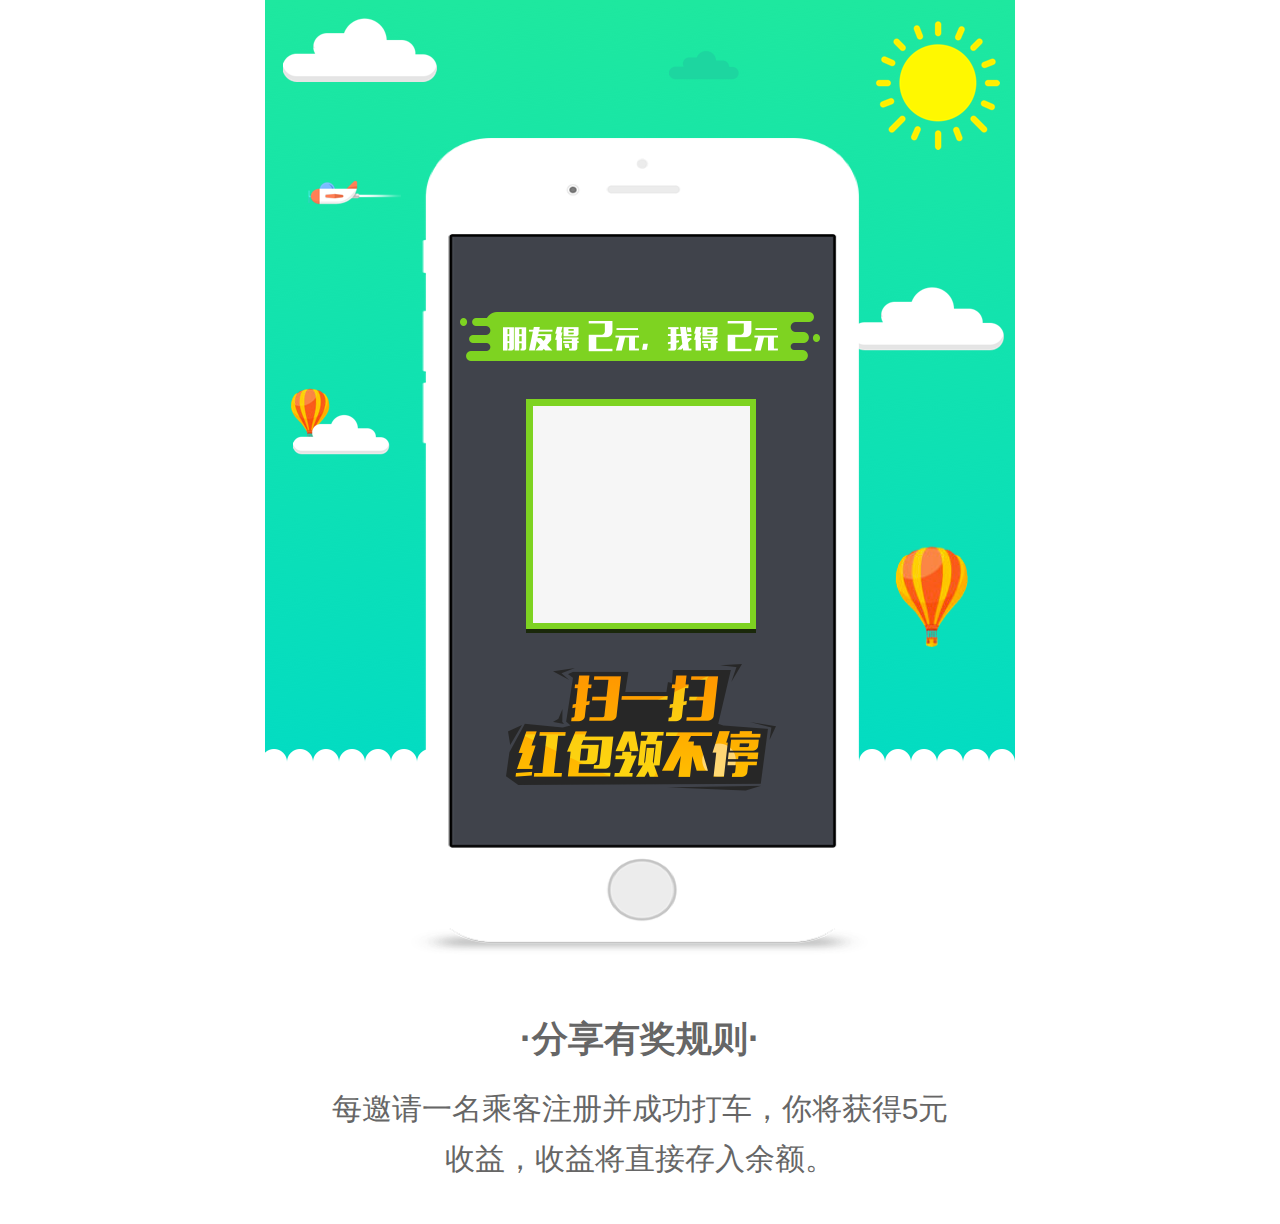
<file: src/main/webapp/WEB-INF/static/html/appQRcode.html>
<!DOCTYPE html>
<html>
<head>
	<meta charset="utf-8">
    <title>朋友得10元，我得5元</title>
    <meta name="viewport" content="width=device-width,initial-scale=1, maximum-scale=1, user-scalable=no">
    <meta name="keywords" content="">
    <meta name="description" content="">
    <meta content="yes" name="apple-touch-fullscreen">
    <meta content="telephone=no" name="format-detection" />
    <link rel="stylesheet" href="css/common.css" type="text/css"> 
    <style type="text/css">
    body{
    	background-color: #fff;
    	overflow-y: auto;
    }
    section{
    	position: relative;
    	width: 100%;
    	min-height: 100%;
    	padding-bottom: .4rem;
    	background-color: #fff;
    	color: #666;
    	text-align: center;
    	font-size: .3rem;
    }
    h2{
    	margin-bottom: .2rem;
    	font-size: .36rem;
    }
    p{
    	padding: 0 .6rem;
    	line-height: .5rem;
    }
    #code{
    	position: absolute;
    	top: 4.05rem;
    	left: 2.67rem;
    	width: 2.18rem;
    	height: 2.18rem;
    	overflow: hidden;
    }
    </style>
</head>
<body>
<section>
	<div id="code"></div>
	<img src="images/main-pic.png">
	<h2>·分享有奖规则·</h2>
	<p>每邀请一名乘客注册并成功打车，你将获得5元收益，收益将直接存入余额。</p>
</section>
<script type="text/javascript">
// 设置rem
(function (doc, win) {
    var docEl = doc.documentElement,
        resizeEvt = 'orientationchange' in window ? 'orientationchange' : 'resize',
        recalc    = function () {
            var clientWidth = docEl.clientWidth;
            clientWidth = clientWidth > 750 ? 750 : clientWidth;
            if (!clientWidth) return;
            docEl.style.fontSize = 100 * (clientWidth / 750) + 'px';
        };
    if (!doc.addEventListener) return;
    win.addEventListener(resizeEvt, recalc, false);
    doc.addEventListener('DOMContentLoaded', recalc, false);
})(document, window);
</script>
</body>
</html>
</file>
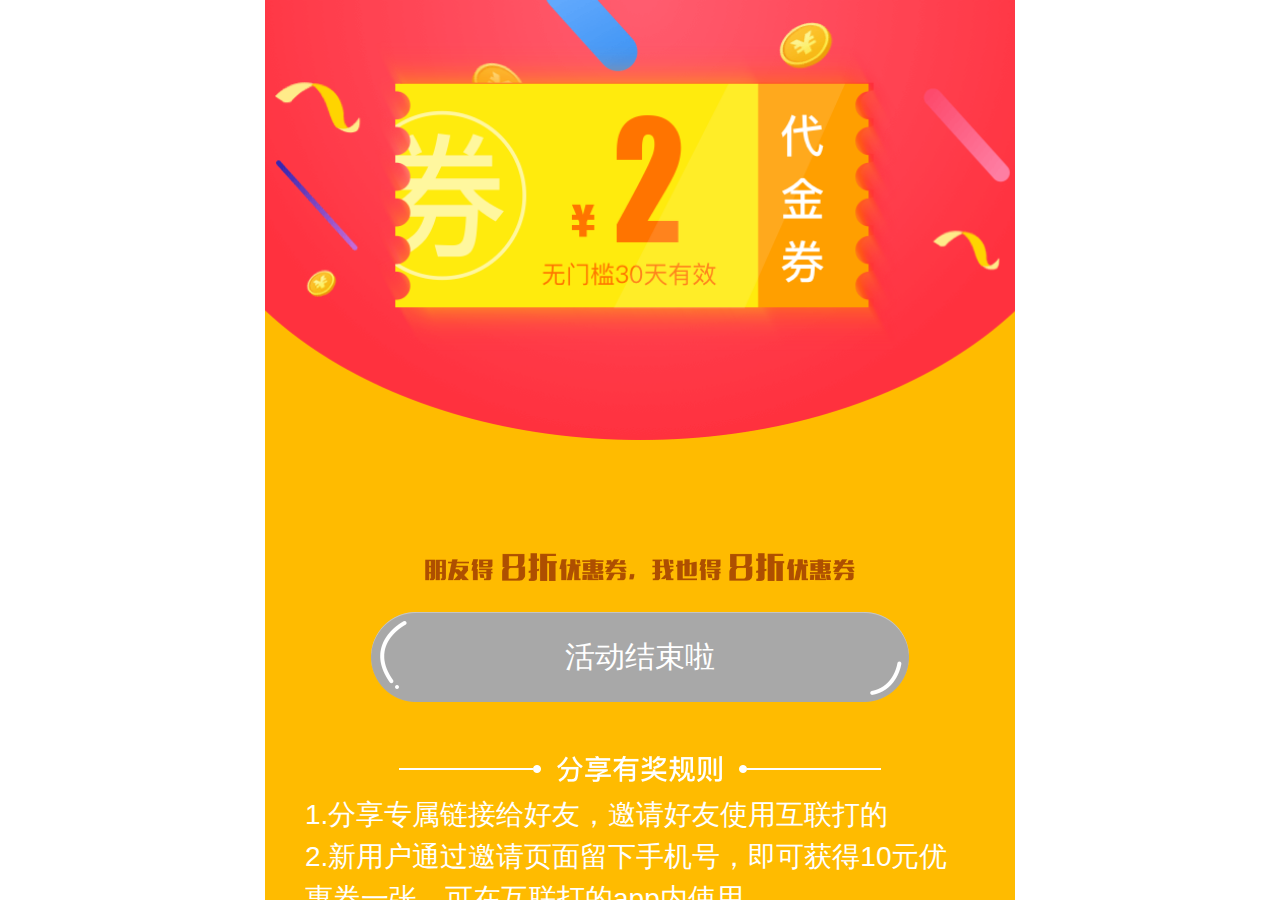
<file: src/main/webapp/WEB-INF/static/html/appShare-disable.html>
<!DOCTYPE html>
<html>
<head>
	<meta charset="utf-8">
    <title>活动结束啦</title>
    <meta name="viewport" content="width=device-width,initial-scale=1, maximum-scale=1, user-scalable=no">
    <meta name="keywords" content="">
    <meta name="description" content="">
    <meta content="yes" name="apple-touch-fullscreen">
    <meta content="telephone=no" name="format-detection" />
    <link rel="stylesheet" href="css/common.css" type="text/css">
    <link rel="stylesheet" href="css/pages.css" type="text/css">
</head>
<body>
<section>
    <div class="wrap">
        <div class="top">
            <img class="animated rubberBand delay1" src="images/m-five.png">
        </div>
        <div class="content">
            <img class="f-title" src="images/title.png">
            <a class="share-btn btn-disable" href="javascript:;">活动结束啦</a>
            <img class="s-title" src="images/title-rule.png">
            <p>
                1.分享专属链接给好友，邀请好友使用互联打的
            </p>
            <p>
                2.新用户通过邀请页面留下手机号，即可获得10元优惠券一张，可在互联打的app内使用
            </p>
            <p>
                2.您邀请的用户使用互联打的app叫车成功后，您也可以获得10元优惠券一张
            </p>
            <p>
                2.通过您的邀请链接注册的用户越多，您得到的奖励也越多
            </p>
        </div>
    </div>	
</section>
<script type="text/javascript" src="js/zepto.min.js"></script>
<script type="text/javascript" src="js/touch.js"></script>
<script type="text/javascript">
// 设置rem
(function (doc, win) {
    var docEl = doc.documentElement,
        resizeEvt = 'orientationchange' in window ? 'orientationchange' : 'resize',
        recalc    = function () {
            var clientWidth = docEl.clientWidth;
            clientWidth = clientWidth > 750 ? 750 : clientWidth;
            if (!clientWidth) return;
            docEl.style.fontSize = 100 * (clientWidth / 750) + 'px';
        };
    if (!doc.addEventListener) return;
    win.addEventListener(resizeEvt, recalc, false);
    doc.addEventListener('DOMContentLoaded', recalc, false);
})(document, window);

// 使用tap代替click！！！
</script>
</body>
</html>
</file>
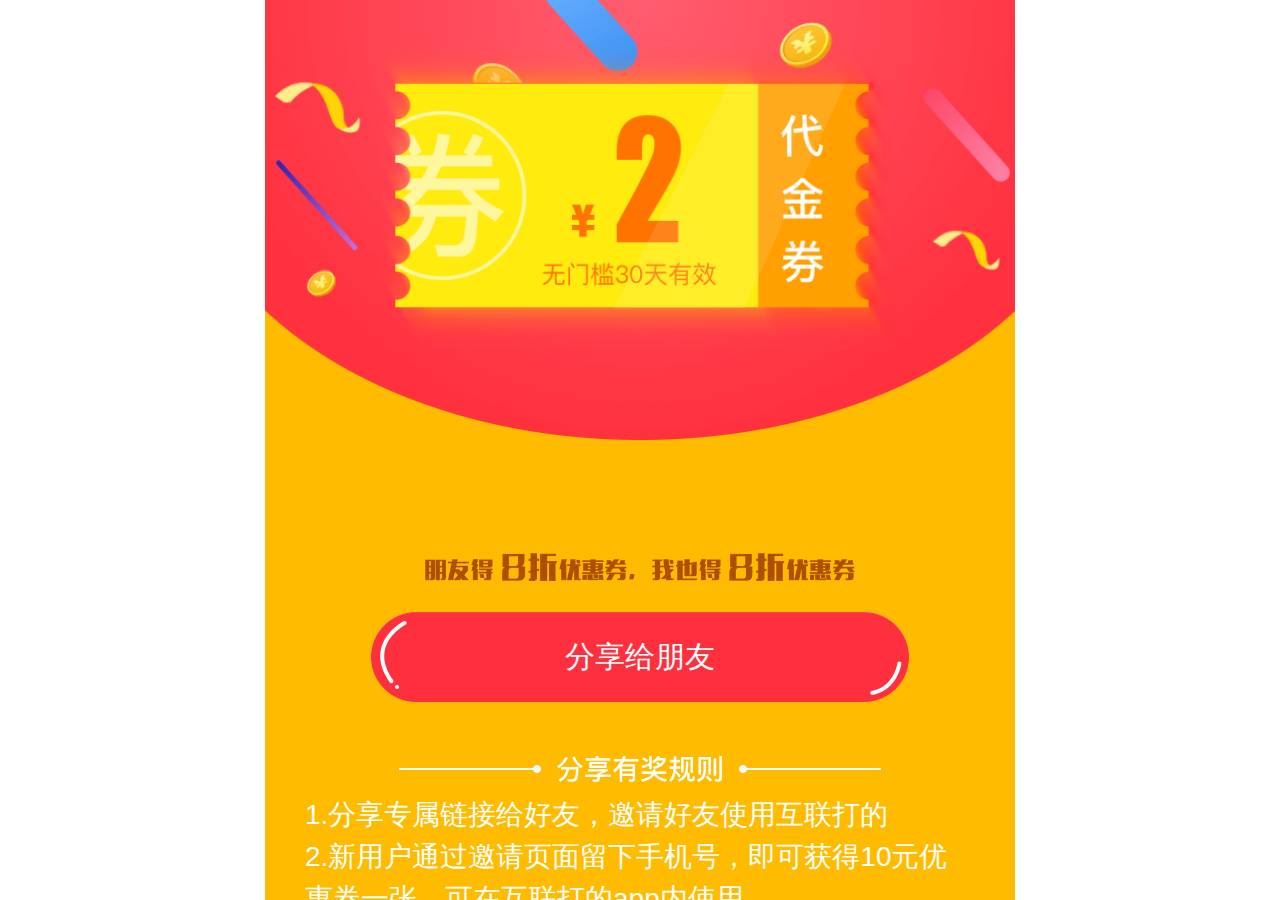
<file: src/main/webapp/WEB-INF/static/html/appShare.html>
<!DOCTYPE html>
<html>
<head>
	<meta charset="utf-8">
    <title>朋友得10元，我得5元</title>
    <meta name="viewport" content="width=device-width,initial-scale=1, maximum-scale=1, user-scalable=no">
    <meta name="keywords" content="">
    <meta name="description" content="">
    <meta content="yes" name="apple-touch-fullscreen">
    <meta content="telephone=no" name="format-detection" />
    <link rel="stylesheet" href="css/common.css" type="text/css">
    <link rel="stylesheet" href="css/pages.css" type="text/css">
</head>
<body>
<section>
    <div class="wrap">
        <div class="top">
            <img class="animated rubberBand delay1" src="images/m-five.png">
        </div>
        <div class="content">
            <img class="f-title" src="images/title.png">
            <!-- 如果活动已结束，把以下按钮class="share-btn btn-disable",效果见disable页面 -->
            <a class="share-btn animated shake delay3" href="javascript:;">分享给朋友</a>
            <img class="s-title" src="images/title-rule.png">
            <p>
                1.分享专属链接给好友，邀请好友使用互联打的
            </p>
            <p>
                2.新用户通过邀请页面留下手机号，即可获得10元优惠券一张，可在互联打的app内使用
            </p>
            <p>
                2.您邀请的用户使用互联打的app叫车成功后，您也可以获得10元优惠券一张
            </p>
            <p>
                2.通过您的邀请链接注册的用户越多，您得到的奖励也越多
            </p>
        </div>
    </div>	
</section>
<script type="text/javascript" src="js/zepto.min.js"></script>
<script type="text/javascript" src="js/touch.js"></script>
<script type="text/javascript">
// 设置rem
(function (doc, win) {
    var docEl = doc.documentElement,
        resizeEvt = 'orientationchange' in window ? 'orientationchange' : 'resize',
        recalc    = function () {
            var clientWidth = docEl.clientWidth;
            clientWidth = clientWidth > 750 ? 750 : clientWidth;
            if (!clientWidth) return;
            docEl.style.fontSize = 100 * (clientWidth / 750) + 'px';
        };
    if (!doc.addEventListener) return;
    win.addEventListener(resizeEvt, recalc, false);
    doc.addEventListener('DOMContentLoaded', recalc, false);
})(document, window);

// todo:使用tap代替click！！！
</script>
</body>
</html>
</file>
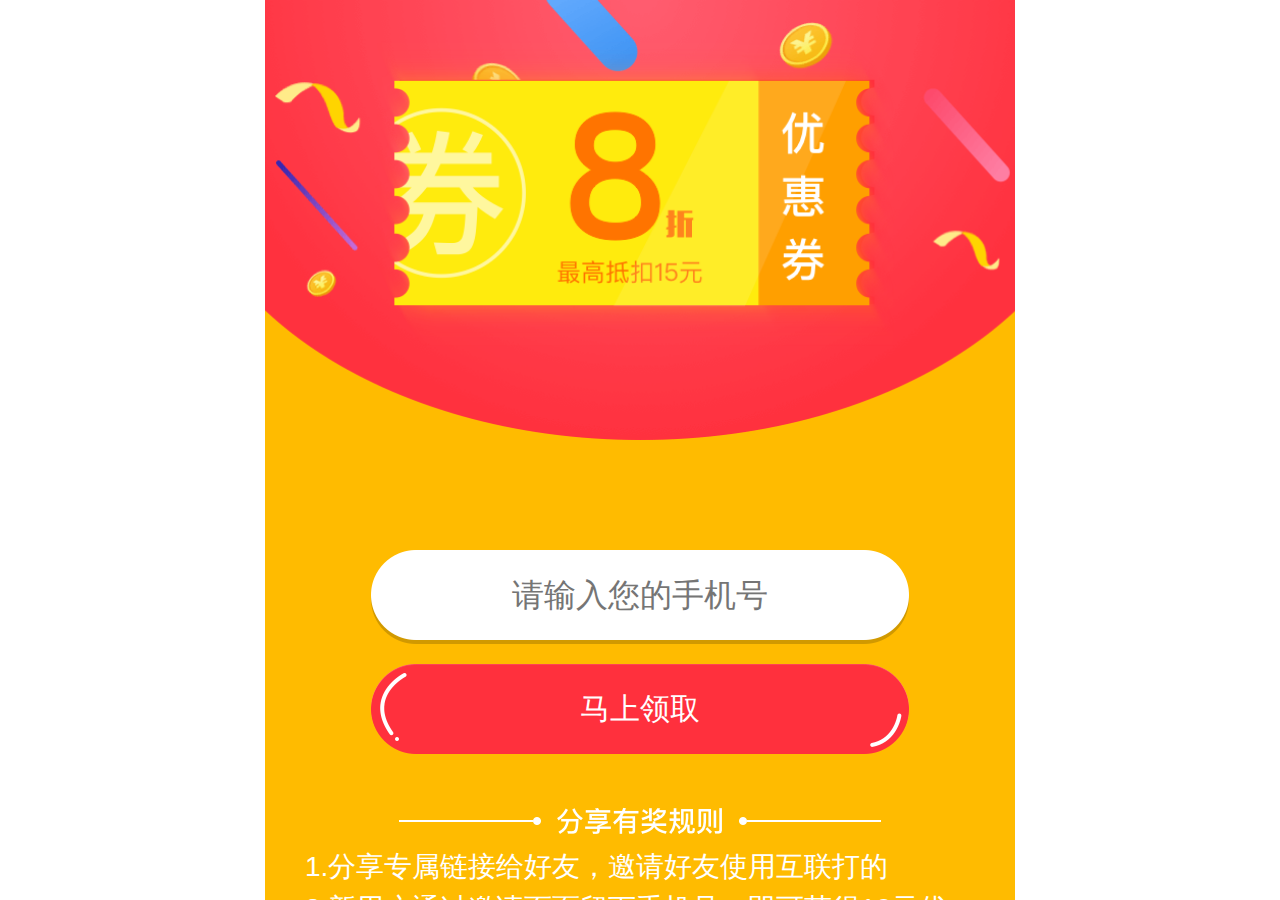
<file: src/main/webapp/WEB-INF/static/html/share-page.html>
<!DOCTYPE html>
<html>
<head>
	<meta charset="utf-8">
    <title>朋友得10元，我得5元</title>
    <meta name="viewport" content="width=device-width,initial-scale=1, maximum-scale=1, user-scalable=no">
    <meta name="keywords" content="">
    <meta name="description" content="">
    <meta content="yes" name="apple-touch-fullscreen">
    <meta content="telephone=no" name="format-detection" />
    <link rel="stylesheet" href="css/common.css" type="text/css">
    <link rel="stylesheet" href="css/pages.css" type="text/css">
</head>
<body>
<section>
    <div class="wrap">
        <div class="top">
            <img class="animated rubberBand delay1" src="images/m-ten.png">
        </div>
        <div class="content">
            <form action="" method="">
                <div class="form-control">
                    <input id="photo" type="tel" name="" placeholder="请输入您的手机号"> 
                </div>
            </form>
            <a id="sendPhotoBtn" class="share-btn animated shake delay3" href="javascript:;">马上领取</a>
            <img class="s-title" src="images/title-rule.png">
            <p>
                1.分享专属链接给好友，邀请好友使用互联打的
            </p>
            <p>
                2.新用户通过邀请页面留下手机号，即可获得10元优惠券一张，可在互联打的app内使用
            </p>
            <p>
                2.您邀请的用户使用互联打的app叫车成功后，您也可以获得10元优惠券一张
            </p>
            <p>
                2.通过您的邀请链接注册的用户越多，您得到的奖励也越多
            </p>
        </div>
    </div>	
</section>
<script type="text/javascript" src="js/zepto.min.js"></script>
<script type="text/javascript" src="js/touch.js"></script>
<script type="text/javascript" src="js/alert.js"></script>
<script type="text/javascript">
// 设置rem
(function (doc, win) {
    var docEl = doc.documentElement,
        resizeEvt = 'orientationchange' in window ? 'orientationchange' : 'resize',
        recalc    = function () {
            var clientWidth = docEl.clientWidth;
            clientWidth = clientWidth > 750 ? 750 : clientWidth;
            if (!clientWidth) return;
            docEl.style.fontSize = 100 * (clientWidth / 750) + 'px';
        };
    if (!doc.addEventListener) return;
    win.addEventListener(resizeEvt, recalc, false);
    doc.addEventListener('DOMContentLoaded', recalc, false);
})(document, window);

// todo:使用tap代替click！
$("#sendPhotoBtn").tap(function(){
    var photo = $("#photo").val();
    var reg = /^(13[0-9]|14[7]|15[0|1|2|3|5|6|7|8|9]|18[0|2|3|5|6|7|8|9]|17[0|6|7|8])\d{8}$/;
    var url = "http://www.qianxx.com/download/huliandadi.html";//跳转下载页url
    if(!photo){
        Message.showNotify("请先填写手机号哦！",1500);//错误信息提示
        return false;
    }
    if(!reg.test(photo)){
        Message.showNotify("请输入正确手机号!",1500);//错误信息提示
        return false;
    }
    // 其他验证自行添加
    // 提交ajax代码。。。

    Message.showSuccess("恭喜你，我们已经发送1张￥10优惠券到你的账户，请赶快去下载。",url);// 成功的弹框
});
</script>
</body>
</html>
</file>
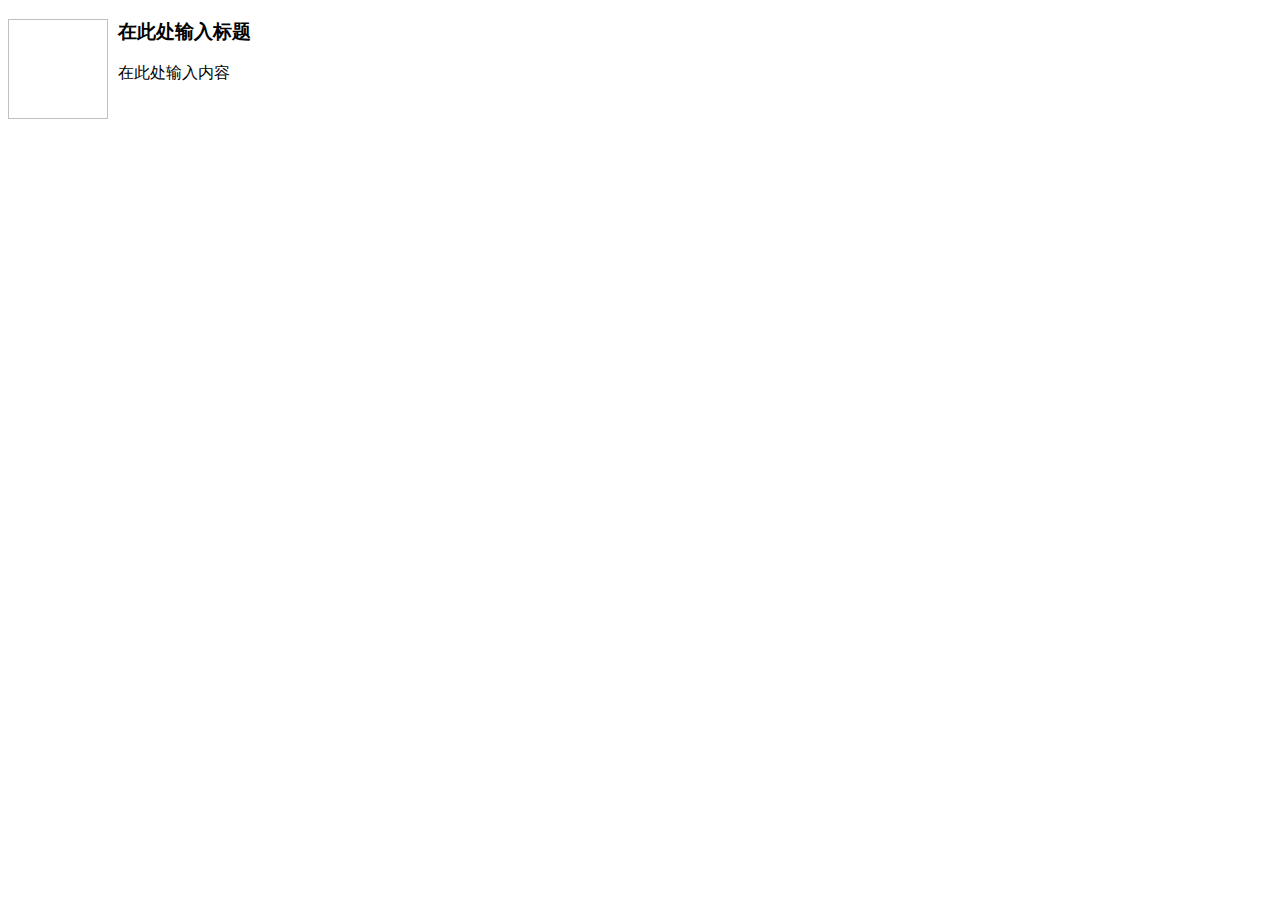
<file: src/main/webapp/WEB-INF/static/js/kindeditor/plugins/template/html/1.html>
<!doctype html>
<html>
<head>
	<meta charset="utf-8" />
</head>
<body>
	<h3>
		<img align="left" height="100" style="margin-right: 10px" width="100" />在此处输入标题
	</h3>
	<p>
		在此处输入内容
	</p>
</body>
</html>
</file>
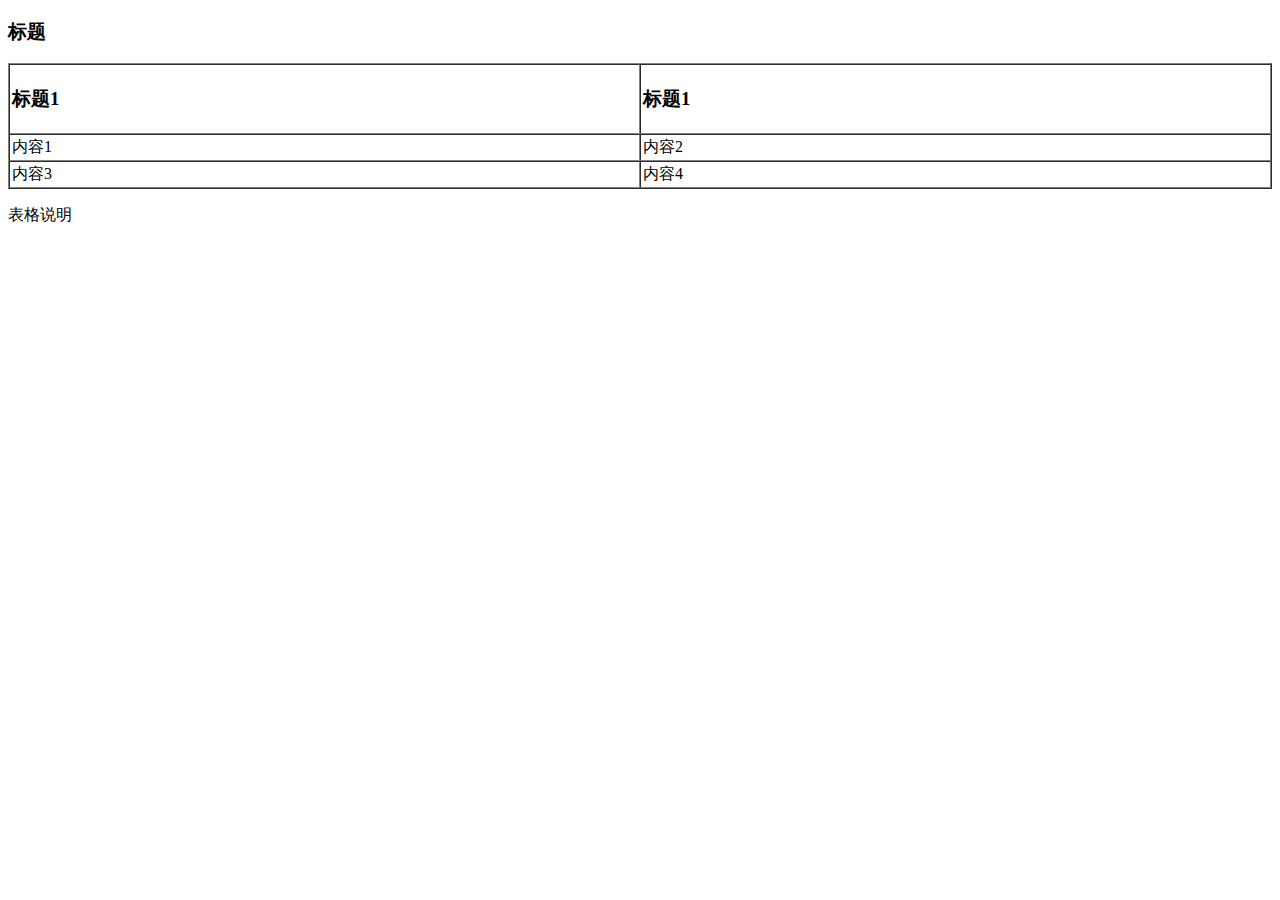
<file: src/main/webapp/WEB-INF/static/js/kindeditor/plugins/template/html/2.html>
<!doctype html>
<html>
<head>
	<meta charset="utf-8" />
</head>
<body>
	<h3>
		标题
	</h3>
	<table style="width:100%;" cellpadding="2" cellspacing="0" border="1">
		<tbody>
			<tr>
				<td>
					<h3>标题1</h3>
				</td>
				<td>
					<h3>标题1</h3>
				</td>
			</tr>
			<tr>
				<td>
					内容1
				</td>
				<td>
					内容2
				</td>
			</tr>
			<tr>
				<td>
					内容3
				</td>
				<td>
					内容4
				</td>
			</tr>
		</tbody>
	</table>
	<p>
		表格说明
	</p>
</body>
</html>
</file>
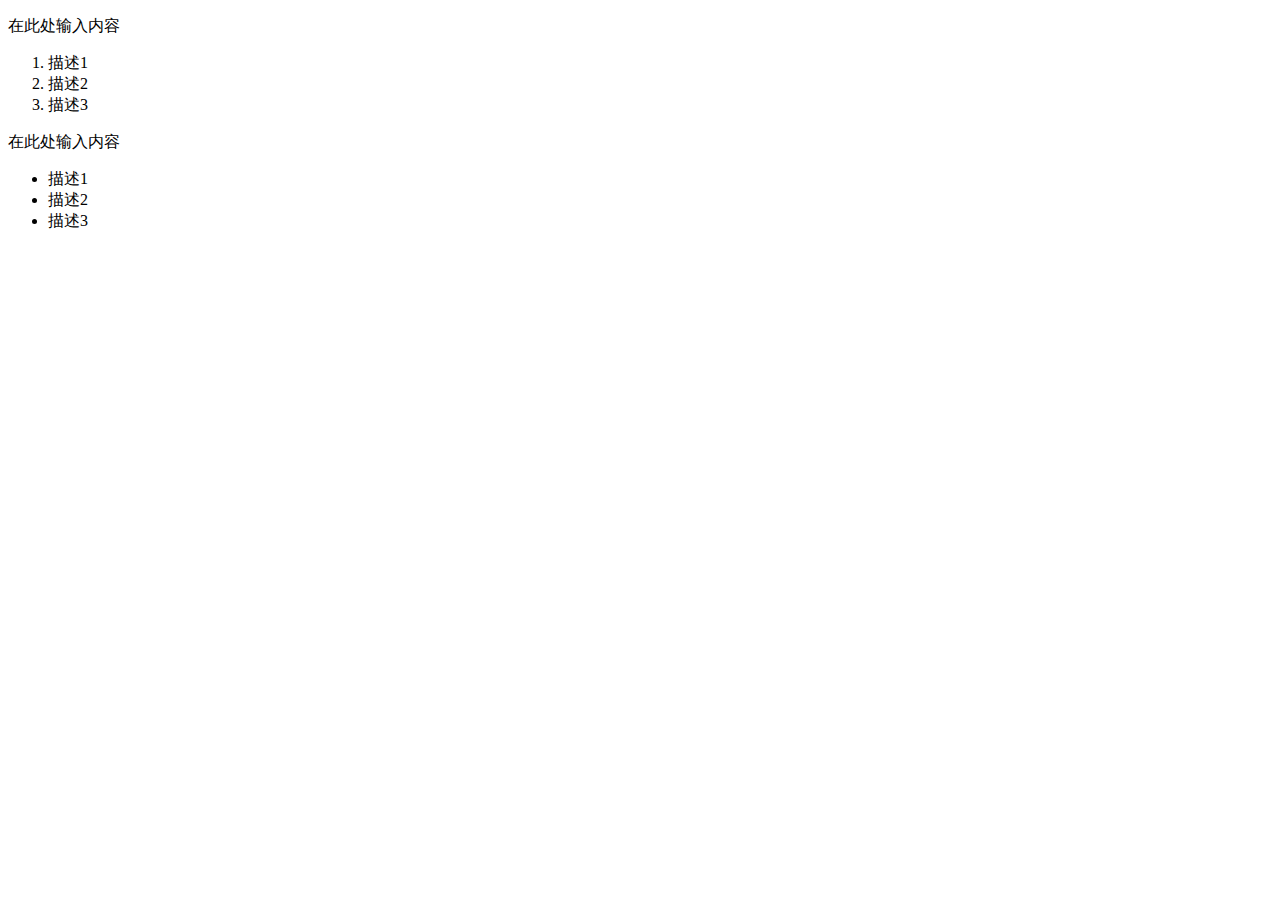
<file: src/main/webapp/WEB-INF/static/js/kindeditor/plugins/template/html/3.html>
<!doctype html>
<html>
<head>
	<meta charset="utf-8" />
</head>
<body>
	<p>
		在此处输入内容
	</p>
	<ol>
		<li>
			描述1
		</li>
		<li>
			描述2
		</li>
		<li>
			描述3
		</li>
	</ol>
	<p>
		在此处输入内容
	</p>
	<ul>
		<li>
			描述1
		</li>
		<li>
			描述2
		</li>
		<li>
			描述3
		</li>
	</ul>
</body>
</html>
</file>
<file: src/main/webapp/WEB-INF/static/html/css/common.css>
@charset "utf-8";
html,body,header,section,footer,div,h1,h2,dl,dt,dd,ul,li,p,a,b,i{margin:0;padding:0;-webkit-box-sizing:border-box;box-sizing:border-box;-webkit-user-select:none}
html,body{width:100%;height:100%}
html{font-size:10px;-ms-touch-action:none;-webkit-text-size-adjust:100%}
input{margin:0;padding:0;-webkit-box-sizing:border-box;box-sizing:border-box;}
body{font:12px/1.4 "PingFang-SC-Regular","Heiti SC","Microsoft Yahei","SimSun",Tahoma,Arial,sans-serif;max-width: 7.5rem;margin: 0 auto;}
ul,ol,li {list-style: none;}
em{font-style: normal;}
a{text-decoration:none;-webkit-tap-highlight-color:transparent}
a:hover{text-decoration: none;}
textarea,input {resize: none;outline: none;}
textarea,input[type=button]{-webkit-appearance: none;}
section{display:block}
img{width:100%;margin:0;padding:0;}
.clearfix:after{content:"\0020";display:block;height:0;visibility:hidden;clear:both}
.clearfix{zoom:1}
.v-middle,.v-height{display:table-cell;vertical-align:middle;overflow:hidden}
.v-height{width:0}
.hide{display:none}
.left{float:left;}
.right{float:right;}
/***************************/

.animated {
  -webkit-animation-duration: 1s;
  animation-duration: 1s;
  -webkit-animation-fill-mode: both;
  animation-fill-mode: both;
}
.animated.bounceIn {
  -webkit-animation-duration: .75s;
  animation-duration: .75s;
}
.delay1{
    -webkit-animation-delay: .5s;
    -moz-animation-delay: .5s;
    -ms-animation-delay: .5s;
    -o-animation-delay: .5s;
    animation-delay: .5s;
}
.delay2{
    -webkit-animation-delay: .6s;
    -moz-animation-delay: .6s;
    -ms-animation-delay: .6s;
    -o-animation-delay: .6s;
    animation-delay: .6s;
}
.delay3{
    -webkit-animation-delay: 1.2s;
    -moz-animation-delay: 1.2s;
    -ms-animation-delay: 1.2s;
    -o-animation-delay: 1.2s;
    animation-delay: 1.2s;
}
.shake {
  -webkit-animation-name: shake;
  animation-name: shake;
}
@-webkit-keyframes shake {
  0%, 100% {
    -webkit-transform: translate3d(0, 0, 0);
    transform: translate3d(0, 0, 0);
  }

  10%, 30%, 50%, 70%, 90% {
    -webkit-transform: translate3d(-10px, 0, 0);
    transform: translate3d(-10px, 0, 0);
  }

  20%, 40%, 60%, 80% {
    -webkit-transform: translate3d(10px, 0, 0);
    transform: translate3d(10px, 0, 0);
  }
}

@keyframes shake {
  0%, 100% {
    -webkit-transform: translate3d(0, 0, 0);
    transform: translate3d(0, 0, 0);
  }

  10%, 30%, 50%, 70%, 90% {
    -webkit-transform: translate3d(-10px, 0, 0);
    transform: translate3d(-10px, 0, 0);
  }

  20%, 40%, 60%, 80% {
    -webkit-transform: translate3d(10px, 0, 0);
    transform: translate3d(10px, 0, 0);
  }
}
@-webkit-keyframes rubberBand {
  0% {
    -webkit-transform: scale3d(1, 1, 1);
    transform: scale3d(1, 1, 1);
  }

  30% {
    -webkit-transform: scale3d(1.25, 0.75, 1);
    transform: scale3d(1.25, 0.75, 1);
  }

  40% {
    -webkit-transform: scale3d(0.75, 1.25, 1);
    transform: scale3d(0.75, 1.25, 1);
  }

  50% {
    -webkit-transform: scale3d(1.15, 0.85, 1);
    transform: scale3d(1.15, 0.85, 1);
  }

  65% {
    -webkit-transform: scale3d(.95, 1.05, 1);
    transform: scale3d(.95, 1.05, 1);
  }

  75% {
    -webkit-transform: scale3d(1.05, .95, 1);
    transform: scale3d(1.05, .95, 1);
  }

  100% {
    -webkit-transform: scale3d(1, 1, 1);
    transform: scale3d(1, 1, 1);
  }
}

@keyframes rubberBand {
  0% {
    -webkit-transform: scale3d(1, 1, 1);
    transform: scale3d(1, 1, 1);
  }

  30% {
    -webkit-transform: scale3d(1.25, 0.75, 1);
    transform: scale3d(1.25, 0.75, 1);
  }

  40% {
    -webkit-transform: scale3d(0.75, 1.25, 1);
    transform: scale3d(0.75, 1.25, 1);
  }

  50% {
    -webkit-transform: scale3d(1.15, 0.85, 1);
    transform: scale3d(1.15, 0.85, 1);
  }

  65% {
    -webkit-transform: scale3d(.95, 1.05, 1);
    transform: scale3d(.95, 1.05, 1);
  }

  75% {
    -webkit-transform: scale3d(1.05, .95, 1);
    transform: scale3d(1.05, .95, 1);
  }

  100% {
    -webkit-transform: scale3d(1, 1, 1);
    transform: scale3d(1, 1, 1);
  }
}

.rubberBand {
  -webkit-animation-name: rubberBand;
  animation-name: rubberBand;
}

@-webkit-keyframes bounceInDown {
  0%, 60%, 75%, 90%, 100% {
    -webkit-transition-timing-function: cubic-bezier(0.215, 0.610, 0.355, 1.000);
    transition-timing-function: cubic-bezier(0.215, 0.610, 0.355, 1.000);
  }

  0% {
    opacity: 0;
    -webkit-transform: translate3d(0, -3000px, 0);
    transform: translate3d(0, -3000px, 0);
  }

  60% {
    opacity: 1;
    -webkit-transform: translate3d(0, 25px, 0);
    transform: translate3d(0, 25px, 0);
  }

  75% {
    -webkit-transform: translate3d(0, -10px, 0);
    transform: translate3d(0, -10px, 0);
  }

  90% {
    -webkit-transform: translate3d(0, 5px, 0);
    transform: translate3d(0, 5px, 0);
  }

  100% {
    -webkit-transform: none;
    transform: none;
  }
}

@keyframes bounceInDown {
  0%, 60%, 75%, 90%, 100% {
    -webkit-transition-timing-function: cubic-bezier(0.215, 0.610, 0.355, 1.000);
    transition-timing-function: cubic-bezier(0.215, 0.610, 0.355, 1.000);
  }

  0% {
    opacity: 0;
    -webkit-transform: translate3d(0, -3000px, 0);
    transform: translate3d(0, -3000px, 0);
  }

  60% {
    opacity: 1;
    -webkit-transform: translate3d(0, 25px, 0);
    transform: translate3d(0, 25px, 0);
  }

  75% {
    -webkit-transform: translate3d(0, -10px, 0);
    transform: translate3d(0, -10px, 0);
  }

  90% {
    -webkit-transform: translate3d(0, 5px, 0);
    transform: translate3d(0, 5px, 0);
  }

  100% {
    -webkit-transform: none;
    transform: none;
  }
}

.bounceInDown {
  -webkit-animation-name: bounceInDown;
  animation-name: bounceInDown;
}
@-webkit-keyframes bounceInUp {
  0%, 60%, 75%, 90%, 100% {
    -webkit-transition-timing-function: cubic-bezier(0.215, 0.610, 0.355, 1.000);
    transition-timing-function: cubic-bezier(0.215, 0.610, 0.355, 1.000);
  }

  0% {
    opacity: 0;
    -webkit-transform: translate3d(0, 3000px, 0);
    transform: translate3d(0, 3000px, 0);
  }

  60% {
    opacity: 1;
    -webkit-transform: translate3d(0, -20px, 0);
    transform: translate3d(0, -20px, 0);
  }

  75% {
    -webkit-transform: translate3d(0, 10px, 0);
    transform: translate3d(0, 10px, 0);
  }

  90% {
    -webkit-transform: translate3d(0, -5px, 0);
    transform: translate3d(0, -5px, 0);
  }

  100% {
    -webkit-transform: translate3d(0, 0, 0);
    transform: translate3d(0, 0, 0);
  }
}

@keyframes bounceInUp {
  0%, 60%, 75%, 90%, 100% {
    -webkit-transition-timing-function: cubic-bezier(0.215, 0.610, 0.355, 1.000);
    transition-timing-function: cubic-bezier(0.215, 0.610, 0.355, 1.000);
  }

  0% {
    opacity: 0;
    -webkit-transform: translate3d(0, 3000px, 0);
    transform: translate3d(0, 3000px, 0);
  }

  60% {
    opacity: 1;
    -webkit-transform: translate3d(0, -20px, 0);
    transform: translate3d(0, -20px, 0);
  }

  75% {
    -webkit-transform: translate3d(0, 10px, 0);
    transform: translate3d(0, 10px, 0);
  }

  90% {
    -webkit-transform: translate3d(0, -5px, 0);
    transform: translate3d(0, -5px, 0);
  }

  100% {
    -webkit-transform: translate3d(0, 0, 0);
    transform: translate3d(0, 0, 0);
  }
}

.bounceInUp {
  -webkit-animation-name: bounceInUp;
  animation-name: bounceInUp;
}

@-webkit-keyframes fadeIn {
  0% {
    opacity: 0;
  }

  100% {
    opacity: 1;
  }
}

@keyframes fadeIn {
  0% {
    opacity: 0;
  }

  100% {
    opacity: 1;
  }
}

.fadeIn {
  -webkit-animation-name: fadeIn;
  animation-name: fadeIn;
}


@-webkit-keyframes bounceIn {
  0%, 20%, 40%, 60%, 80%, 100% {
    -webkit-transition-timing-function: cubic-bezier(0.215, 0.610, 0.355, 1.000);
    transition-timing-function: cubic-bezier(0.215, 0.610, 0.355, 1.000);
  }

  0% {
    opacity: 0;
    -webkit-transform: scale3d(.3, .3, .3);
    transform: scale3d(.3, .3, .3);
  }

  20% {
    -webkit-transform: scale3d(1.1, 1.1, 1.1);
    transform: scale3d(1.1, 1.1, 1.1);
  }

  40% {
    -webkit-transform: scale3d(.9, .9, .9);
    transform: scale3d(.9, .9, .9);
  }

  60% {
    opacity: 1;
    -webkit-transform: scale3d(1.03, 1.03, 1.03);
    transform: scale3d(1.03, 1.03, 1.03);
  }

  80% {
    -webkit-transform: scale3d(.97, .97, .97);
    transform: scale3d(.97, .97, .97);
  }

  100% {
    opacity: 1;
    -webkit-transform: scale3d(1, 1, 1);
    transform: scale3d(1, 1, 1);
  }
}

@keyframes bounceIn {
  0%, 20%, 40%, 60%, 80%, 100% {
    -webkit-transition-timing-function: cubic-bezier(0.215, 0.610, 0.355, 1.000);
    transition-timing-function: cubic-bezier(0.215, 0.610, 0.355, 1.000);
  }

  0% {
    opacity: 0;
    -webkit-transform: scale3d(.3, .3, .3);
    transform: scale3d(.3, .3, .3);
  }

  20% {
    -webkit-transform: scale3d(1.1, 1.1, 1.1);
    transform: scale3d(1.1, 1.1, 1.1);
  }

  40% {
    -webkit-transform: scale3d(.9, .9, .9);
    transform: scale3d(.9, .9, .9);
  }

  60% {
    opacity: 1;
    -webkit-transform: scale3d(1.03, 1.03, 1.03);
    transform: scale3d(1.03, 1.03, 1.03);
  }

  80% {
    -webkit-transform: scale3d(.97, .97, .97);
    transform: scale3d(.97, .97, .97);
  }

  100% {
    opacity: 1;
    -webkit-transform: scale3d(1, 1, 1);
    transform: scale3d(1, 1, 1);
  }
}

.bounceIn {
  -webkit-animation-name: bounceIn;
  animation-name: bounceIn;
}
</file>
<file: src/main/webapp/WEB-INF/static/html/css/pages.css>
@charset'utf-8';
section{
	position: relative;
	width: 100%;
	height: 100%;
	font-size: .3rem;
	background-color: #FFBB00;
/*	background: -webkit-linear-gradient(top, #1ee89f 0%,#03dcc2 100%);
	background: linear-gradient(to bottom, #1ee89f 0%,#03dcc2 100%);*/
	overflow-y: auto;
}
.wrap{
	min-height: 100%;
	padding-bottom: 1.34rem;
	background: url(../images/bg-bottom.png) center bottom no-repeat;
	background-size: 7.5rem auto;
}
.top{
	position: relative;
	width: 100%;
	height: 4.4rem;
	padding: 0.4rem 1.1rem 0;
	background: url(../images/bg-top.png) 0 0 no-repeat;
	background-size: cover;
	text-align: center;
}
.content{
	padding-top: 1.1rem;
	text-align: center;
}
.content p{
	padding: 0 .4rem;
	color: #fff;
	text-align: left;
	font-size: .28rem;
	line-height: .42rem;
}
.f-title{
	width: 4.3rem;
}
.share-btn{
	display: block;
	width: 5.38rem;
	height: .9rem;
	margin: .2rem auto .5rem;
	background: url(../images/btn.png) no-repeat;
	background-size: cover;
	color: #fff;
	line-height: .9rem;
}
.btn-disable{
	background: url(../images/btn-disable.png) no-repeat;
	background-size: cover;
}
.s-title{
	width: 4.82rem;
}
.form-control{
	width: 5.38rem;
	height: .94rem;
	margin: 0 auto;
	background: url(../images/p-bg.png) no-repeat;
	background-size: cover;
}
.form-control input{
	width: 100%;
	height: .94rem;
	padding: .2rem .3rem .24rem;
	line-height: .5rem;
	border: 0;
	background: none;
	font-size: .32rem;
	font-family: "PingFang-SC-Regular","Heiti SC","Microsoft Yahei","SimSun",Tahoma,Arial,sans-serif;
	text-align: center;
}
.pop{
	position: fixed;
	top: 0;
	left: 0;
	width: 100%;
	height: 100%;
	z-index: 999999；
}
.pop .mask{
	position: absolute;
	top: 0;
	left: 0;
	width: 100%;
	height: 100%;
	background-color: rgba(0,0,0,.5);
}
.error-msg{
	position: absolute;
	top: 45%;
	left: 50%;
	width: 6rem;
	margin: 0 0 0 -3rem;
	padding: .3rem .4rem;
	background-color: #fff;
	border-radius: 5px;
	color: #000;
	font-size: 14px;
}
.success-info{
	position: absolute;
	top: 45%;
	left: 50%;
	width: 6rem;
	margin: 0 0 0 -3rem;
	background-color: #fff;
	border-radius: 5px;
	color: #000;
	font-size: 14px;
}
.success-info p{
	padding: .2rem .4rem .2rem;
	border-bottom: 1px solid #ccc;
	color: #000;
	text-align: center;
}
.success-info a{
	display: block;
	padding: .2rem 0;
	color: #1ee89f;
}
.loading{
	position: fixed;
	width: 100%;
	height: 100%;
	padding-top: .2rem;
	background-color: #fff;
	z-index: 9999999;
	font-size: 14px;
	text-align: center;
}
</file>
